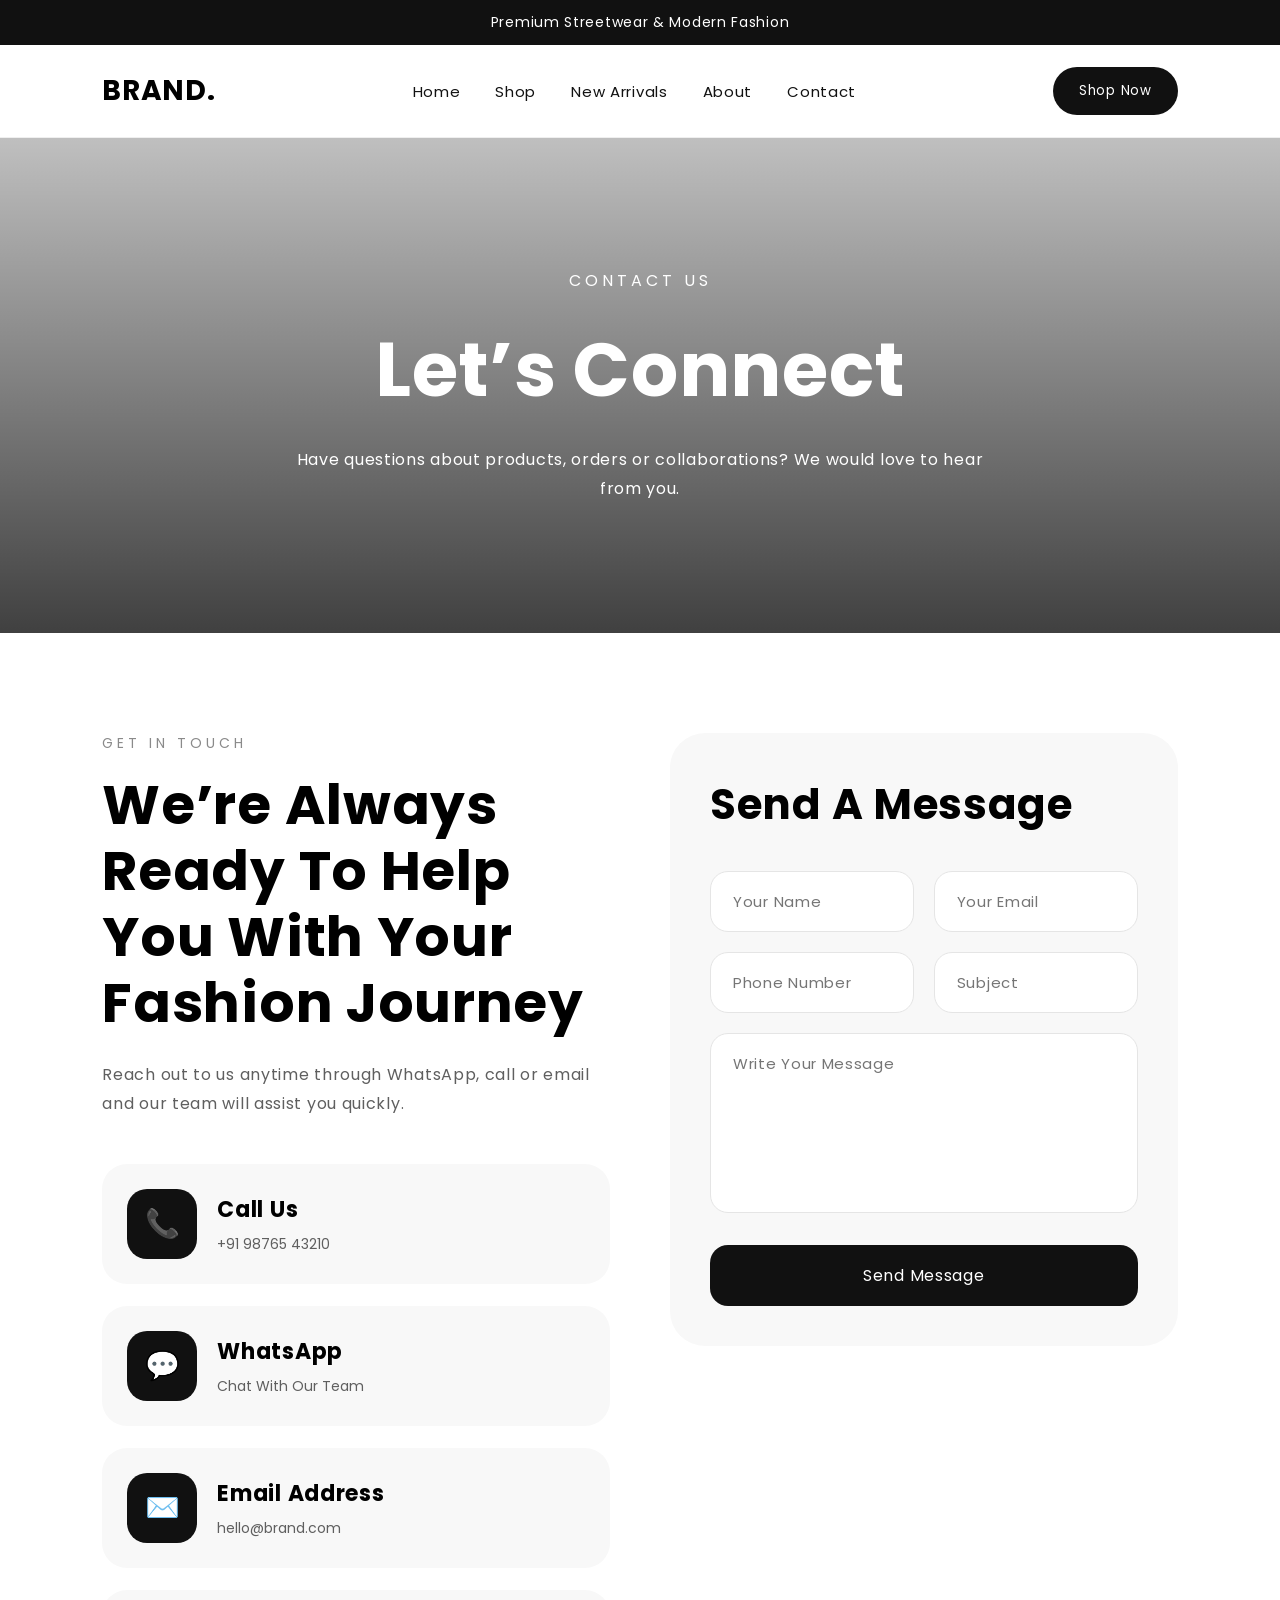
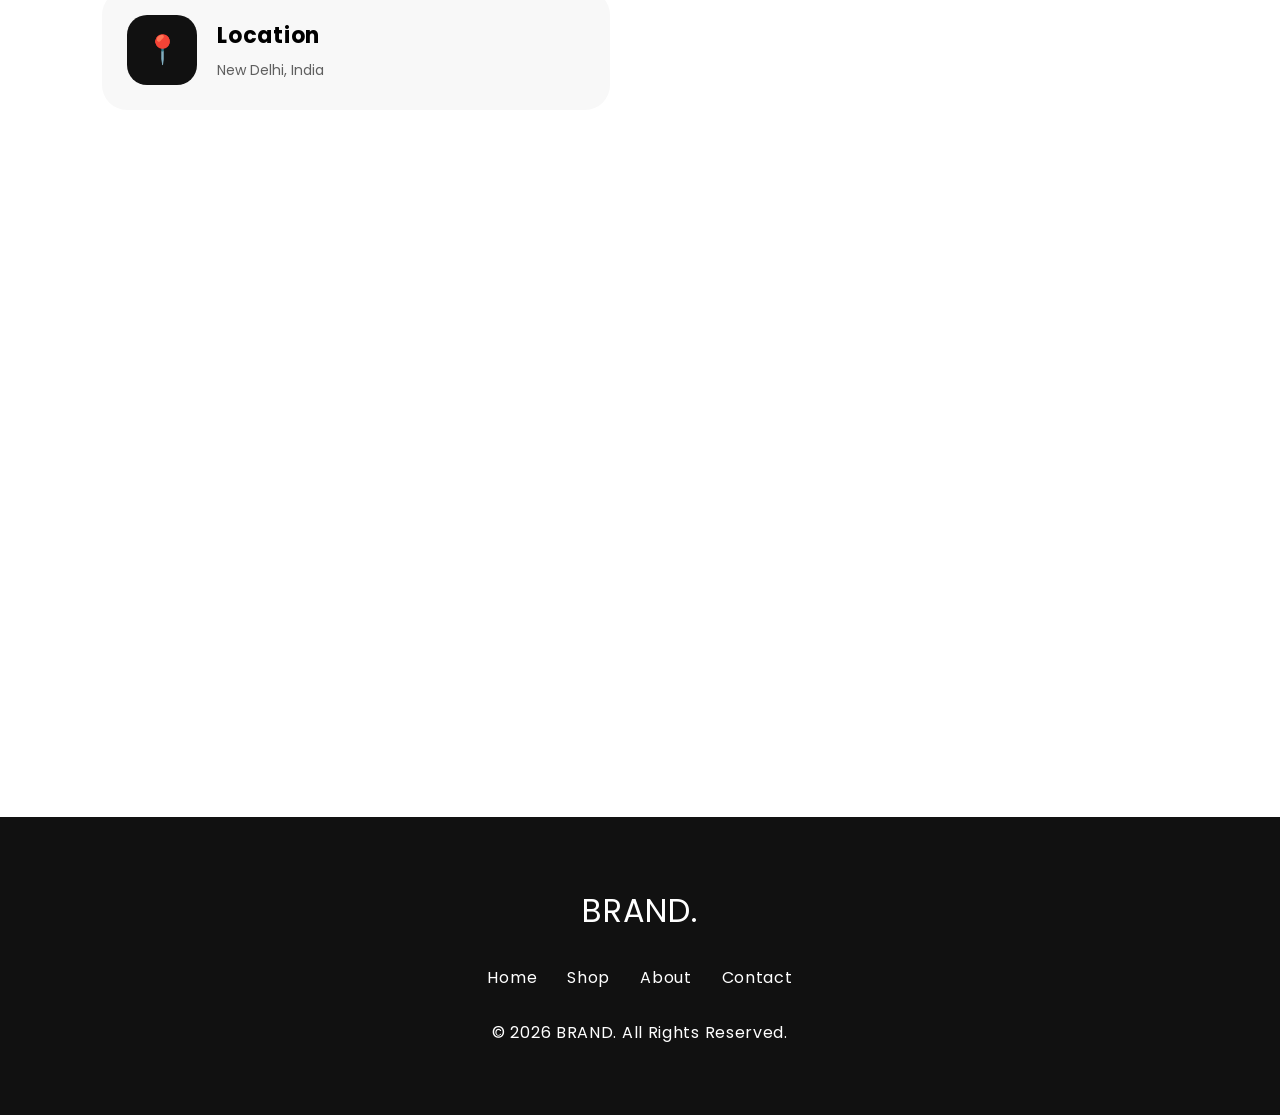
<file: contact.html>
<!doctype html>
<html lang="en">
  <head>
    <meta charset="UTF-8" />
    <meta name="viewport" content="width=device-width, initial-scale=1.0" />
    <title>Document</title>
    <link rel="stylesheet" href="./contact.css" />
  </head>
  <body>
    <!-- Announcement Bar -->
    <div class="announcement_bar">
      <p>Premium Streetwear & Modern Fashion</p>
    </div>

    <!-- Navbar -->
    <header class="contact_header">
      <div class="logo">BRAND.</div>

      <nav class="contact_nav">
        <a href="#">Home</a>
        <a href="#">Shop</a>
        <a href="#">New Arrivals</a>
        <a href="#">About</a>
        <a href="#">Contact</a>
      </nav>

      <button>Shop Now</button>
    </header>

    <!-- Hero Section -->
    <section class="contact_hero">
      <div class="contact_overlay"></div>

      <div class="contact_hero_content">
        <p>CONTACT US</p>

        <h1>Let’s Connect</h1>

        <span>
          Have questions about products, orders or collaborations? We would love
          to hear from you.
        </span>
      </div>
    </section>

    <!-- Contact Section -->
    <section class="contact_section">
      <!-- Left -->
      <div class="contact_left">
        <p>GET IN TOUCH</p>

        <h2>We’re Always Ready To Help You With Your Fashion Journey</h2>

        <span>
          Reach out to us anytime through WhatsApp, call or email and our team
          will assist you quickly.
        </span>

        <!-- Contact Cards -->
        <div class="contact_cards">
          <div class="contact_card">
            <div class="contact_icon">📞</div>

            <div class="contact_text">
              <h3>Call Us</h3>
              <p>+91 98765 43210</p>
            </div>
          </div>

          <div class="contact_card">
            <div class="contact_icon">💬</div>

            <div class="contact_text">
              <h3>WhatsApp</h3>
              <p>Chat With Our Team</p>
            </div>
          </div>

          <div class="contact_card">
            <div class="contact_icon">✉️</div>

            <div class="contact_text">
              <h3>Email Address</h3>
              <p>hello@brand.com</p>
            </div>
          </div>

          <div class="contact_card">
            <div class="contact_icon">📍</div>

            <div class="contact_text">
              <h3>Location</h3>
              <p>New Delhi, India</p>
            </div>
          </div>
        </div>
      </div>

      <!-- Right -->
      <div class="contact_right">
        <form class="contact_form">
          <h2>Send A Message</h2>

          <div class="input_group">
            <input type="text" placeholder="Your Name" />
            <input type="email" placeholder="Your Email" />
          </div>

          <div class="input_group">
            <input type="text" placeholder="Phone Number" />
            <input type="text" placeholder="Subject" />
          </div>

          <textarea placeholder="Write Your Message"></textarea>

          <button type="submit">Send Message</button>
        </form>
      </div>
    </section>

    <!-- Map -->
    <section class="map_section">
      <iframe
        src="https://www.google.com/maps/embed?pb=!1m18!1m12!1m3!1d224346.55470930235!2d77.04417386800696!3d28.527280343455225!2m3!1f0!2f0!3f0!3m2!1i1024!2i768!4f13.1!3m3!1m2!1s0x390ce2ff6bfffffff%3A0x4c0d2821cba1cc5!2sNew%20Delhi!5e0!3m2!1sen!2sin!4v1710000000000!5m2!1sen!2sin"
        allowfullscreen=""
        loading="lazy"
      ></iframe>
    </section>

    <!-- Footer -->
    <footer class="contact_footer">
      <div class="footer_logo">BRAND.</div>

      <div class="footer_links">
        <a href="#">Home</a>
        <a href="#">Shop</a>
        <a href="#">About</a>
        <a href="#">Contact</a>
      </div>

      <p>© 2026 BRAND. All Rights Reserved.</p>
    </footer>
  </body>
</html>
</file>
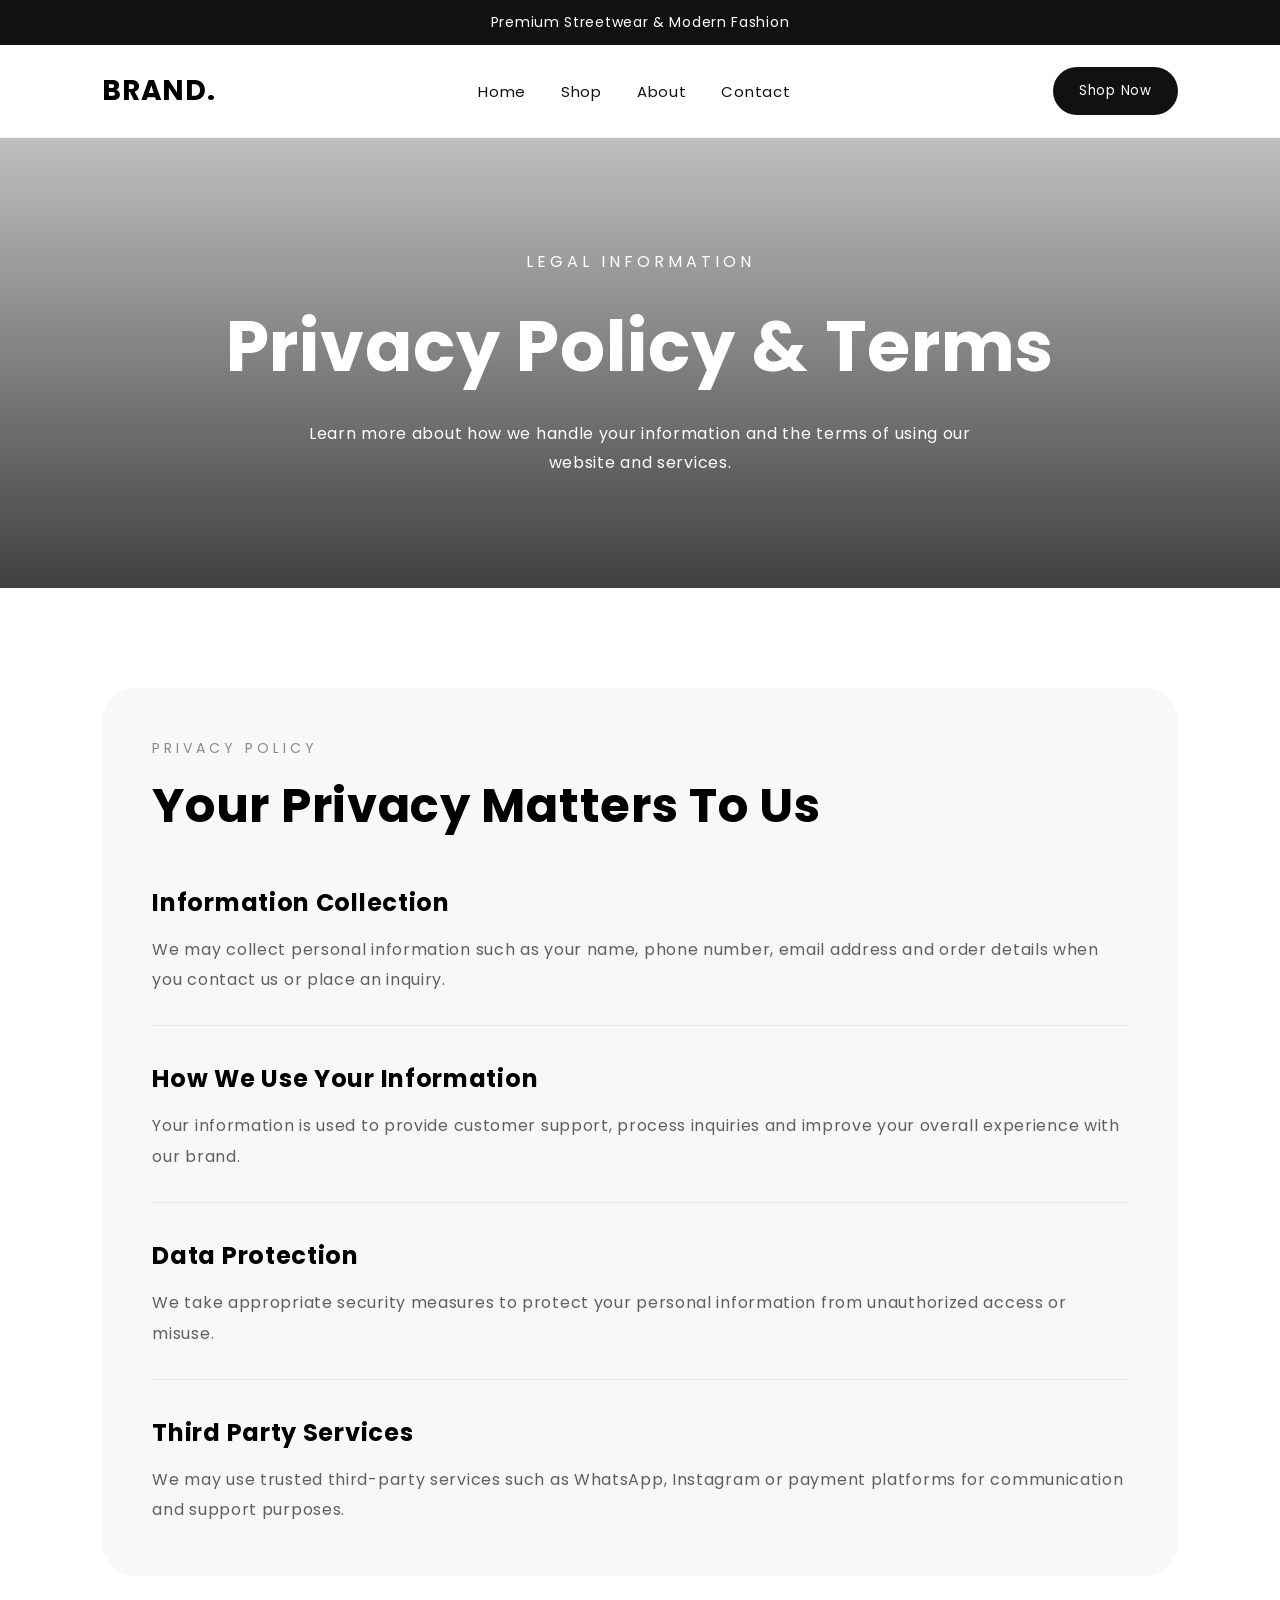
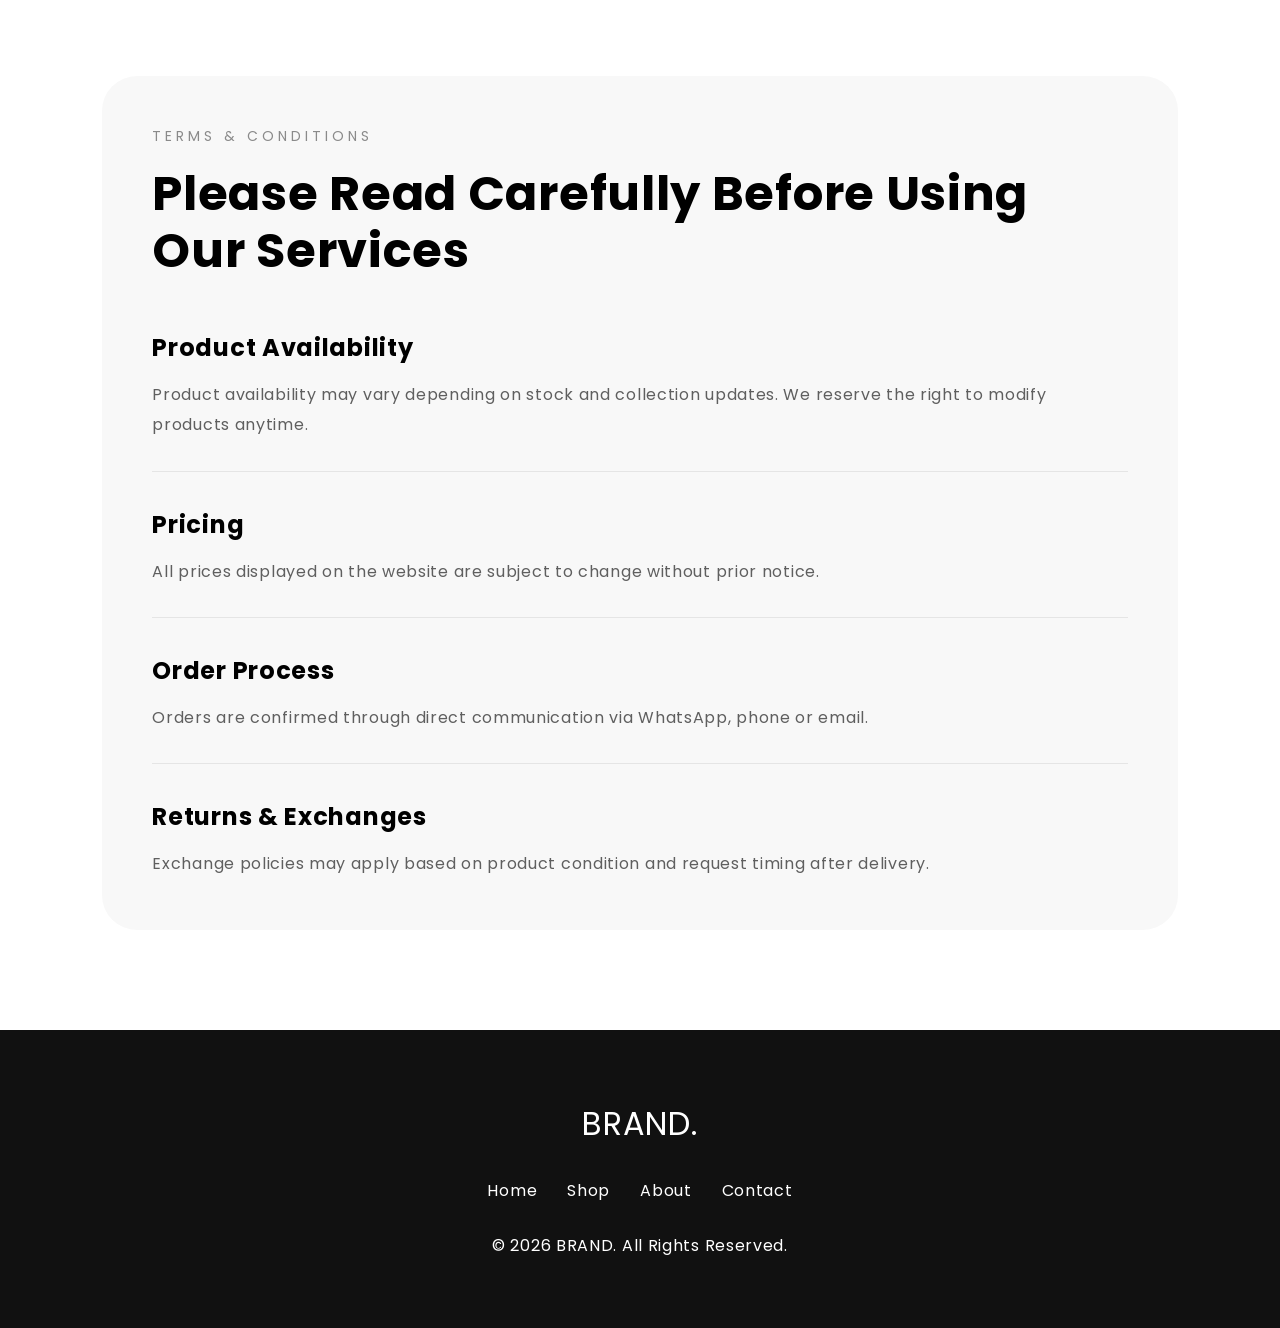
<file: privacy-policy.html>
<!doctype html>
<html lang="en">
  <head>
    <meta charset="UTF-8" />
    <meta name="viewport" content="width=device-width, initial-scale=1.0" />
    <title>Document</title>
    <link rel="stylesheet" href="./privacy-policy.css" />
  </head>
  <body>
    <!-- Announcement Bar -->
    <div class="announcement_bar">
      <p>Premium Streetwear & Modern Fashion</p>
    </div>

    <!-- Navbar -->
    <header class="policy_header">
      <div class="logo">BRAND.</div>

      <nav class="policy_nav">
        <a href="#">Home</a>
        <a href="#">Shop</a>
        <a href="#">About</a>
        <a href="#">Contact</a>
      </nav>

      <button>Shop Now</button>
    </header>

    <!-- Hero -->
    <section class="policy_hero">
      <div class="policy_overlay"></div>

      <div class="policy_hero_content">
        <p>LEGAL INFORMATION</p>

        <h1>Privacy Policy & Terms</h1>

        <span>
          Learn more about how we handle your information and the terms of using
          our website and services.
        </span>
      </div>
    </section>

    <!-- Privacy Policy -->
    <section class="policy_section">
      <div class="policy_box">
        <p class="policy_label">PRIVACY POLICY</p>

        <h2>Your Privacy Matters To Us</h2>

        <div class="policy_content">
          <div class="policy_item">
            <h3>Information Collection</h3>

            <p>
              We may collect personal information such as your name, phone
              number, email address and order details when you contact us or
              place an inquiry.
            </p>
          </div>

          <div class="policy_item">
            <h3>How We Use Your Information</h3>

            <p>
              Your information is used to provide customer support, process
              inquiries and improve your overall experience with our brand.
            </p>
          </div>

          <div class="policy_item">
            <h3>Data Protection</h3>

            <p>
              We take appropriate security measures to protect your personal
              information from unauthorized access or misuse.
            </p>
          </div>

          <div class="policy_item">
            <h3>Third Party Services</h3>

            <p>
              We may use trusted third-party services such as WhatsApp,
              Instagram or payment platforms for communication and support
              purposes.
            </p>
          </div>
        </div>
      </div>
    </section>

    <!-- Terms & Conditions -->
    <section class="terms_section">
      <div class="policy_box">
        <p class="policy_label">TERMS & CONDITIONS</p>

        <h2>Please Read Carefully Before Using Our Services</h2>

        <div class="policy_content">
          <div class="policy_item">
            <h3>Product Availability</h3>

            <p>
              Product availability may vary depending on stock and collection
              updates. We reserve the right to modify products anytime.
            </p>
          </div>

          <div class="policy_item">
            <h3>Pricing</h3>

            <p>
              All prices displayed on the website are subject to change without
              prior notice.
            </p>
          </div>

          <div class="policy_item">
            <h3>Order Process</h3>

            <p>
              Orders are confirmed through direct communication via WhatsApp,
              phone or email.
            </p>
          </div>

          <div class="policy_item">
            <h3>Returns & Exchanges</h3>

            <p>
              Exchange policies may apply based on product condition and request
              timing after delivery.
            </p>
          </div>
        </div>
      </div>
    </section>

    <!-- Footer -->
    <footer class="policy_footer">
      <div class="footer_logo">BRAND.</div>

      <div class="footer_links">
        <a href="#">Home</a>
        <a href="#">Shop</a>
        <a href="#">About</a>
        <a href="#">Contact</a>
      </div>

      <p>© 2026 BRAND. All Rights Reserved.</p>
    </footer>
  </body>
</html>
</file>
<file: contact.css>
@import url("https://fonts.googleapis.com/css2?family=Poppins:ital,wght@0,100;0,200;0,300;0,400;0,500;0,600;0,700;0,800;0,900;1,100;1,200;1,300;1,400;1,500;1,600;1,700;1,800;1,900&display=swap");
* {
  margin: 0;
  padding: 0;
  box-sizing: border-box;
  font-family: "Poppins";
  letter-spacing: 0.7px;
}

body {
  background-color: white;
}

.announcement_bar {
  width: 100%;
  padding: 12px;
  background-color: #111111;
  color: white;
  text-align: center;
  font-size: 14px;
}

.contact_header {
  width: 100%;
  padding: 22px 8%;

  display: flex;
  justify-content: space-between;
  align-items: center;

  border-bottom: 1px solid #efefef;
}

.logo {
  font-size: 28px;
  font-weight: 700;
}

.contact_nav {
  display: flex;
  gap: 35px;
}

.contact_nav a {
  text-decoration: none;
  color: #111111;
  font-size: 15px;
}

.contact_header button {
  padding: 14px 26px;

  border: none;
  border-radius: 50px;

  background-color: #111111;
  color: white;

  cursor: pointer;
}

.contact_hero {
  position: relative;
  width: 100%;
  height: 55vh;

  background-image: url("https://images.unsplash.com/photo-1441986300917-64674bd600d8?q=80&w=1600&auto=format&fit=crop");

  background-size: cover;
  background-position: center;

  display: flex;
  justify-content: center;
  align-items: center;
}

.contact_overlay {
  position: absolute;
  inset: 0;

  background: linear-gradient(
    to bottom,
    rgba(0, 0, 0, 0.25),
    rgba(0, 0, 0, 0.75)
  );
}

.contact_hero_content {
  position: relative;
  z-index: 2;

  text-align: center;
  color: white;
}

.contact_hero_content p {
  letter-spacing: 4px;
  margin-bottom: 20px;
}

.contact_hero_content h1 {
  font-size: 75px;
  margin-bottom: 20px;
}

.contact_hero_content span {
  max-width: 700px;
  display: inline-block;

  line-height: 1.8;
}

.contact_section {
  width: 100%;
  padding: 100px 8%;

  display: grid;
  grid-template-columns: 1fr 1fr;
  gap: 60px;
}

.contact_left p {
  font-size: 14px;
  letter-spacing: 4px;
  color: #8a8a8a;

  margin-bottom: 18px;
}

.contact_left h2 {
  font-size: 55px;
  line-height: 1.2;

  margin-bottom: 25px;
}

.contact_left span {
  display: block;

  line-height: 1.8;
  color: #5f5f5f;

  margin-bottom: 45px;
}

.contact_cards {
  display: flex;
  flex-direction: column;
  gap: 22px;
}

.contact_card {
  display: flex;
  align-items: center;
  gap: 20px;

  padding: 25px;

  background-color: #f8f8f8;
  border-radius: 25px;

  transition: 0.3s ease;
}

.contact_card:hover {
  transform: translateY(-5px);

  box-shadow: 0px 15px 40px rgba(0, 0, 0, 0.08);
}

.contact_icon {
  min-width: 70px;
  height: 70px;

  display: flex;
  justify-content: center;
  align-items: center;

  border-radius: 20px;

  background-color: #111111;
  color: white;

  font-size: 28px;
}

.contact_text h3 {
  font-size: 22px;
  margin-bottom: 8px;
}

.contact_text p {
  letter-spacing: 0;
  margin-bottom: 0;
  color: #5f5f5f;
}

.contact_form {
  padding: 40px;

  border-radius: 35px;

  background-color: #f8f8f8;
}

.contact_form h2 {
  font-size: 42px;
  margin-bottom: 35px;
}

.input_group {
  display: grid;
  grid-template-columns: repeat(2, 1fr);
  gap: 20px;

  margin-bottom: 20px;
}

.contact_form input,
.contact_form textarea {
  width: 100%;

  padding: 18px 22px;

  border: 1px solid #e5e5e5;
  border-radius: 18px;

  background-color: white;

  outline: none;

  font-size: 15px;
}

.contact_form textarea {
  height: 180px;
  resize: none;

  margin-bottom: 25px;
}

.contact_form button {
  width: 100%;

  padding: 18px;

  border: none;
  border-radius: 18px;

  background-color: #111111;
  color: white;

  font-size: 16px;

  cursor: pointer;
}

.map_section {
  width: 100%;
  padding: 0 8% 100px 8%;
}

.map_section iframe {
  width: 100%;
  height: 500px;

  border: none;
  border-radius: 35px;
}

.contact_footer {
  width: 100%;
  padding: 70px 8%;

  background-color: #111111;
  color: white;

  text-align: center;
}

.footer_logo {
  font-size: 32px;
  margin-bottom: 30px;
}

.footer_links {
  display: flex;
  justify-content: center;
  gap: 30px;

  margin-bottom: 30px;
}

.footer_links a {
  text-decoration: none;
  color: white;
}

@media (max-width: 1000px) {
  .contact_section {
    grid-template-columns: 1fr;
  }
}

@media (max-width: 700px) {
  .contact_nav {
    display: none;
  }

  .contact_header {
    padding: 20px 5%;
  }

  .contact_section {
    padding: 70px 5%;
  }

  .map_section {
    padding: 0 5% 70px 5%;
  }

  .contact_hero_content h1 {
    font-size: 45px;
  }

  .contact_left h2 {
    font-size: 38px;
  }

  .contact_form h2 {
    font-size: 32px;
  }

  .input_group {
    grid-template-columns: 1fr;
  }

  .contact_form {
    padding: 25px;
  }

  .contact_card {
    padding: 20px;
  }

  .contact_icon {
    min-width: 55px;
    height: 55px;

    font-size: 22px;
  }

  .contact_text h3 {
    font-size: 18px;
  }

  .footer_links {
    flex-wrap: wrap;
  }
}
</file>
<file: privacy-policy.css>
@import url("https://fonts.googleapis.com/css2?family=Poppins:ital,wght@0,100;0,200;0,300;0,400;0,500;0,600;0,700;0,800;0,900;1,100;1,200;1,300;1,400;1,500;1,600;1,700;1,800;1,900&display=swap");
* {
  margin: 0;
  padding: 0;
  box-sizing: border-box;
  font-family: "Poppins";
  letter-spacing: 0.7px;
}

body {
  background-color: #ffffff;
}

.announcement_bar {
  width: 100%;
  padding: 12px;
  background-color: #111111;
  color: white;
  text-align: center;
  font-size: 14px;
}

.policy_header {
  width: 100%;
  padding: 22px 8%;

  display: flex;
  justify-content: space-between;
  align-items: center;

  border-bottom: 1px solid #efefef;
}

.logo {
  font-size: 28px;
  font-weight: 700;
}

.policy_nav {
  display: flex;
  gap: 35px;
}

.policy_nav a {
  text-decoration: none;
  color: #111111;
  font-size: 15px;
}

.policy_header button {
  padding: 14px 26px;

  border: none;
  border-radius: 50px;

  background-color: #111111;
  color: white;

  cursor: pointer;
}

.policy_hero {
  position: relative;
  width: 100%;
  height: 50vh;

  background-image: url("https://images.unsplash.com/photo-1441986300917-64674bd600d8?q=80&w=1600&auto=format&fit=crop");

  background-size: cover;
  background-position: center;

  display: flex;
  justify-content: center;
  align-items: center;
}

.policy_overlay {
  position: absolute;
  inset: 0;

  background: linear-gradient(
    to bottom,
    rgba(0, 0, 0, 0.25),
    rgba(0, 0, 0, 0.75)
  );
}

.policy_hero_content {
  position: relative;
  z-index: 2;

  text-align: center;
  color: white;
}

.policy_hero_content p {
  letter-spacing: 4px;
  margin-bottom: 20px;
}

.policy_hero_content h1 {
  font-size: 70px;
  margin-bottom: 20px;
}

.policy_hero_content span {
  max-width: 700px;
  display: inline-block;

  line-height: 1.8;
}

.policy_section,
.terms_section {
  width: 100%;
  padding: 100px 8%;
}

.terms_section {
  padding-top: 0;
}

.policy_box {
  width: 100%;
  max-width: 1100px;

  margin: auto;

  padding: 50px;

  border-radius: 35px;

  background-color: #f8f8f8;
}

.policy_label {
  font-size: 14px;
  letter-spacing: 4px;
  color: #8a8a8a;

  margin-bottom: 18px;
}

.policy_box h2 {
  font-size: 48px;
  line-height: 1.2;

  margin-bottom: 50px;
}

.policy_content {
  display: flex;
  flex-direction: column;
  gap: 35px;
}

.policy_item {
  padding-bottom: 30px;
  border-bottom: 1px solid #e5e5e5;
}

.policy_item:last-child {
  border-bottom: none;
  padding-bottom: 0;
}

.policy_item h3 {
  font-size: 24px;
  margin-bottom: 15px;
}

.policy_item p {
  line-height: 1.9;
  color: #5f5f5f;
}

.policy_footer {
  width: 100%;
  padding: 70px 8%;

  background-color: #111111;
  color: white;

  text-align: center;
}

.footer_logo {
  font-size: 32px;
  margin-bottom: 30px;
}

.footer_links {
  display: flex;
  justify-content: center;
  gap: 30px;

  margin-bottom: 30px;
}

.footer_links a {
  text-decoration: none;
  color: white;
}

@media (max-width: 700px) {
  .policy_nav {
    display: none;
  }

  .policy_header {
    padding: 20px 5%;
  }

  .policy_hero_content h1 {
    font-size: 42px;
  }

  .policy_section,
  .terms_section {
    padding: 70px 5%;
  }

  .policy_box {
    padding: 30px;
  }

  .policy_box h2 {
    font-size: 34px;
  }

  .policy_item h3 {
    font-size: 20px;
  }

  .footer_links {
    flex-wrap: wrap;
  }
}
</file>
